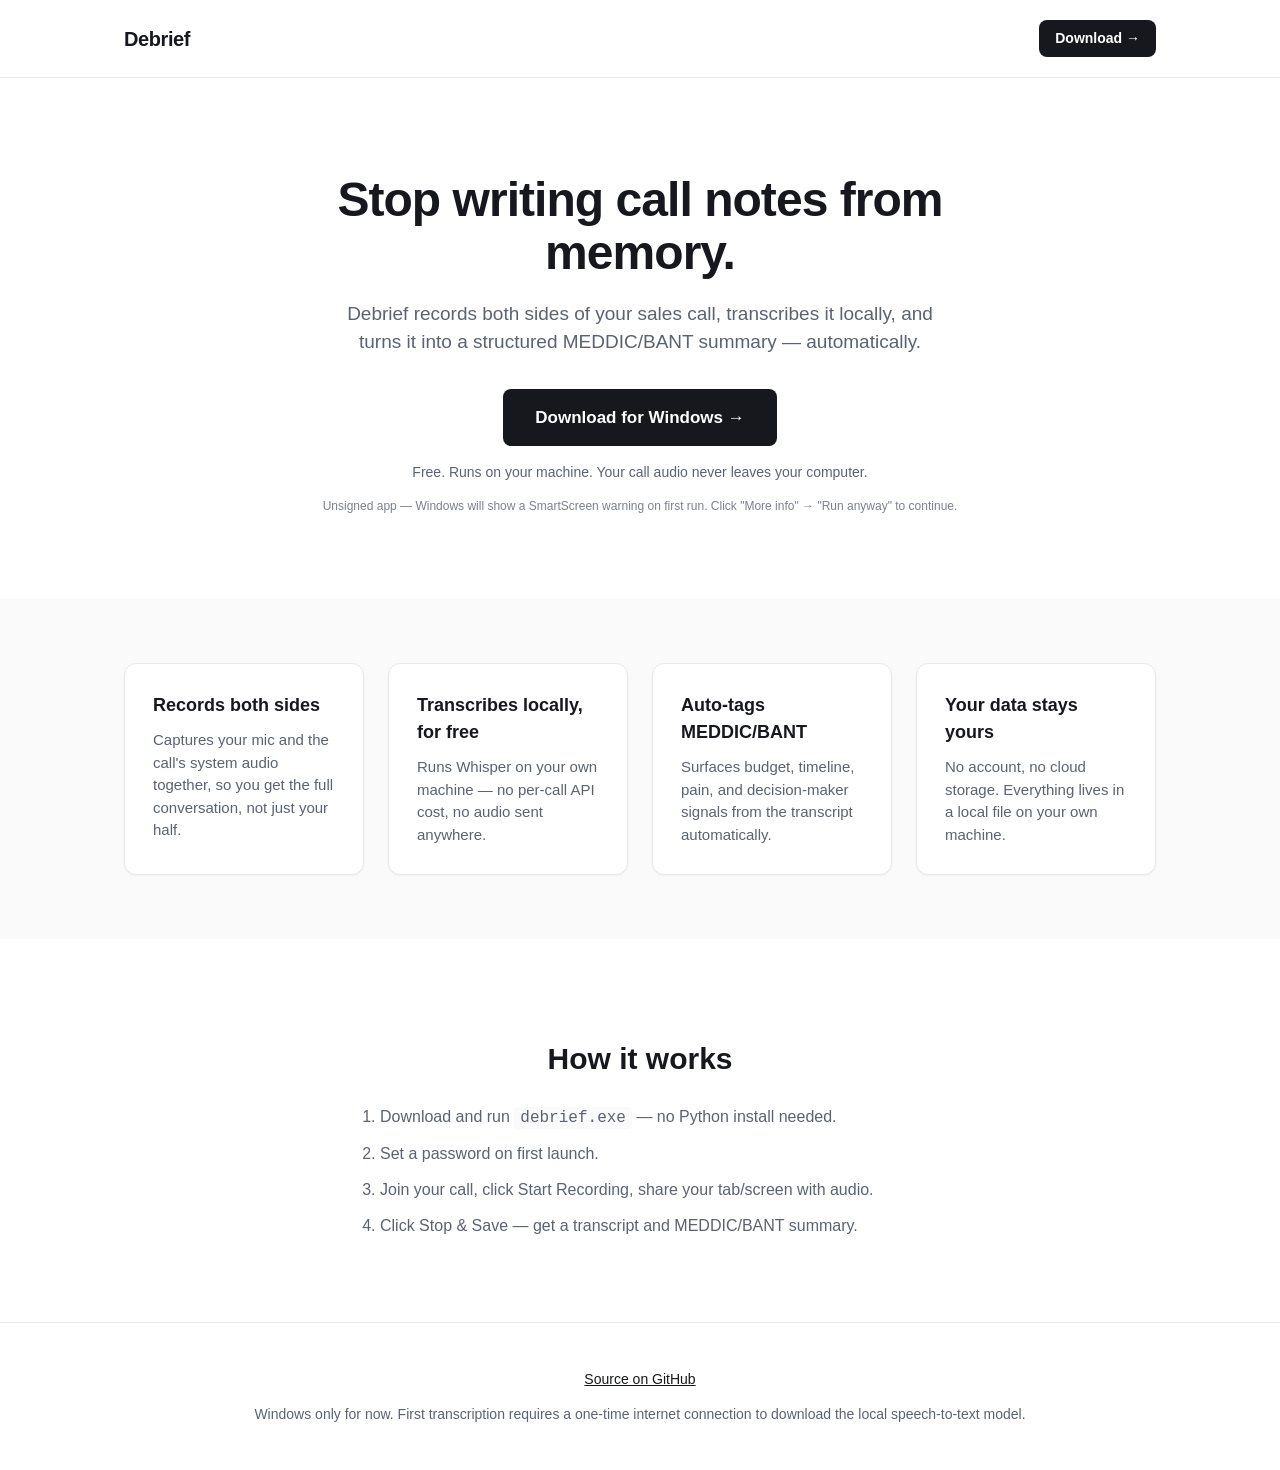
<file: site/index.html>
<!doctype html>
<html lang="en">
<head>
  <meta charset="utf-8">
  <meta name="viewport" content="width=device-width, initial-scale=1">
  <title>Debrief — Turn call notes into a structured summary</title>
  <link rel="stylesheet" href="css/style.css">
</head>
<body>
  <header class="site-header">
    <div class="container header-row">
      <span class="logo">Debrief</span>
      <a class="btn btn-small" href="https://github.com/HaydenVandercraats/debrief/releases/latest/download/debrief.exe">Download →</a>
    </div>
  </header>

  <section class="hero">
    <div class="container">
      <h1>Stop writing call notes from memory.</h1>
      <p class="subhead">Debrief records both sides of your sales call, transcribes it locally, and turns it into a structured MEDDIC/BANT summary — automatically.</p>
      <a class="btn btn-primary" href="https://github.com/HaydenVandercraats/debrief/releases/latest/download/debrief.exe">Download for Windows →</a>
      <p class="hero-note">Free. Runs on your machine. Your call audio never leaves your computer.</p>
      <p class="hero-note hero-note-small">Unsigned app — Windows will show a SmartScreen warning on first run. Click "More info" → "Run anyway" to continue.</p>
    </div>
  </section>

  <section class="features">
    <div class="container feature-grid">
      <div class="feature-card">
        <h3>Records both sides</h3>
        <p>Captures your mic and the call's system audio together, so you get the full conversation, not just your half.</p>
      </div>
      <div class="feature-card">
        <h3>Transcribes locally, for free</h3>
        <p>Runs Whisper on your own machine — no per-call API cost, no audio sent anywhere.</p>
      </div>
      <div class="feature-card">
        <h3>Auto-tags MEDDIC/BANT</h3>
        <p>Surfaces budget, timeline, pain, and decision-maker signals from the transcript automatically.</p>
      </div>
      <div class="feature-card">
        <h3>Your data stays yours</h3>
        <p>No account, no cloud storage. Everything lives in a local file on your own machine.</p>
      </div>
    </div>
  </section>

  <section class="how-it-works">
    <div class="container">
      <h2>How it works</h2>
      <ol class="steps">
        <li>Download and run <code>debrief.exe</code> — no Python install needed.</li>
        <li>Set a password on first launch.</li>
        <li>Join your call, click Start Recording, share your tab/screen with audio.</li>
        <li>Click Stop &amp; Save — get a transcript and MEDDIC/BANT summary.</li>
      </ol>
    </div>
  </section>

  <footer class="site-footer">
    <div class="container">
      <p><a href="https://github.com/HaydenVandercraats/debrief">Source on GitHub</a></p>
      <p class="limitations">Windows only for now. First transcription requires a one-time internet connection to download the local speech-to-text model.</p>
    </div>
  </footer>
</body>
</html>
</file>
<file: site/css/style.css>
:root {
  --ink: #16181d;
  --muted: #5b6270;
  --line: #e6e8ec;
  --bg: #ffffff;
  --accent: #16181d;
  --card-bg: #fafafa;
}

* { box-sizing: border-box; }

body {
  margin: 0;
  font-family: -apple-system, BlinkMacSystemFont, "Segoe UI", Helvetica, Arial, sans-serif;
  color: var(--ink);
  background: var(--bg);
  line-height: 1.5;
}

.container {
  max-width: 1080px;
  margin: 0 auto;
  padding: 0 24px;
}

.site-header {
  border-bottom: 1px solid var(--line);
  padding: 20px 0;
}

.header-row {
  display: flex;
  align-items: center;
  justify-content: space-between;
}

.logo {
  font-weight: 700;
  font-size: 20px;
  letter-spacing: -0.02em;
}

.btn {
  display: inline-block;
  text-decoration: none;
  font-weight: 600;
  border-radius: 8px;
  padding: 12px 22px;
  background: var(--accent);
  color: #fff;
  transition: opacity 0.15s ease;
}

.btn:hover { opacity: 0.85; }

.btn-small { padding: 8px 16px; font-size: 14px; }

.hero {
  padding: 96px 0 72px;
  text-align: center;
}

.hero h1 {
  font-size: 48px;
  line-height: 1.1;
  letter-spacing: -0.02em;
  margin: 0 0 20px;
  max-width: 760px;
  margin-left: auto;
  margin-right: auto;
}

.subhead {
  font-size: 19px;
  color: var(--muted);
  max-width: 620px;
  margin: 0 auto 32px;
}

.btn-primary { font-size: 17px; padding: 16px 32px; }

.hero-note {
  margin-top: 16px;
  font-size: 14px;
  color: var(--muted);
}

.hero-note-small {
  margin-top: 6px;
  font-size: 12px;
  opacity: 0.8;
}

.features { padding: 64px 0; background: var(--card-bg); }

.feature-grid {
  display: grid;
  grid-template-columns: repeat(auto-fit, minmax(220px, 1fr));
  gap: 24px;
}

.feature-card {
  background: #fff;
  border: 1px solid var(--line);
  border-radius: 12px;
  padding: 28px;
  box-shadow: 0 1px 2px rgba(16, 18, 21, 0.04);
}

.feature-card h3 { margin: 0 0 10px; font-size: 18px; }
.feature-card p { margin: 0; color: var(--muted); font-size: 15px; }

.how-it-works { padding: 72px 0; }
.how-it-works h2 { font-size: 30px; margin-bottom: 24px; text-align: center; }

.steps {
  max-width: 560px;
  margin: 0 auto;
  padding-left: 20px;
  color: var(--muted);
  font-size: 16px;
}

.steps li { margin-bottom: 12px; }
.steps code { background: var(--card-bg); padding: 2px 6px; border-radius: 4px; }

.site-footer {
  border-top: 1px solid var(--line);
  padding: 32px 0;
  text-align: center;
  color: var(--muted);
  font-size: 14px;
}

.site-footer a { color: var(--ink); }
.limitations { margin-top: 8px; }

@media (max-width: 640px) {
  .hero h1 { font-size: 34px; }
  .hero { padding: 64px 0 48px; }
}
</file>
